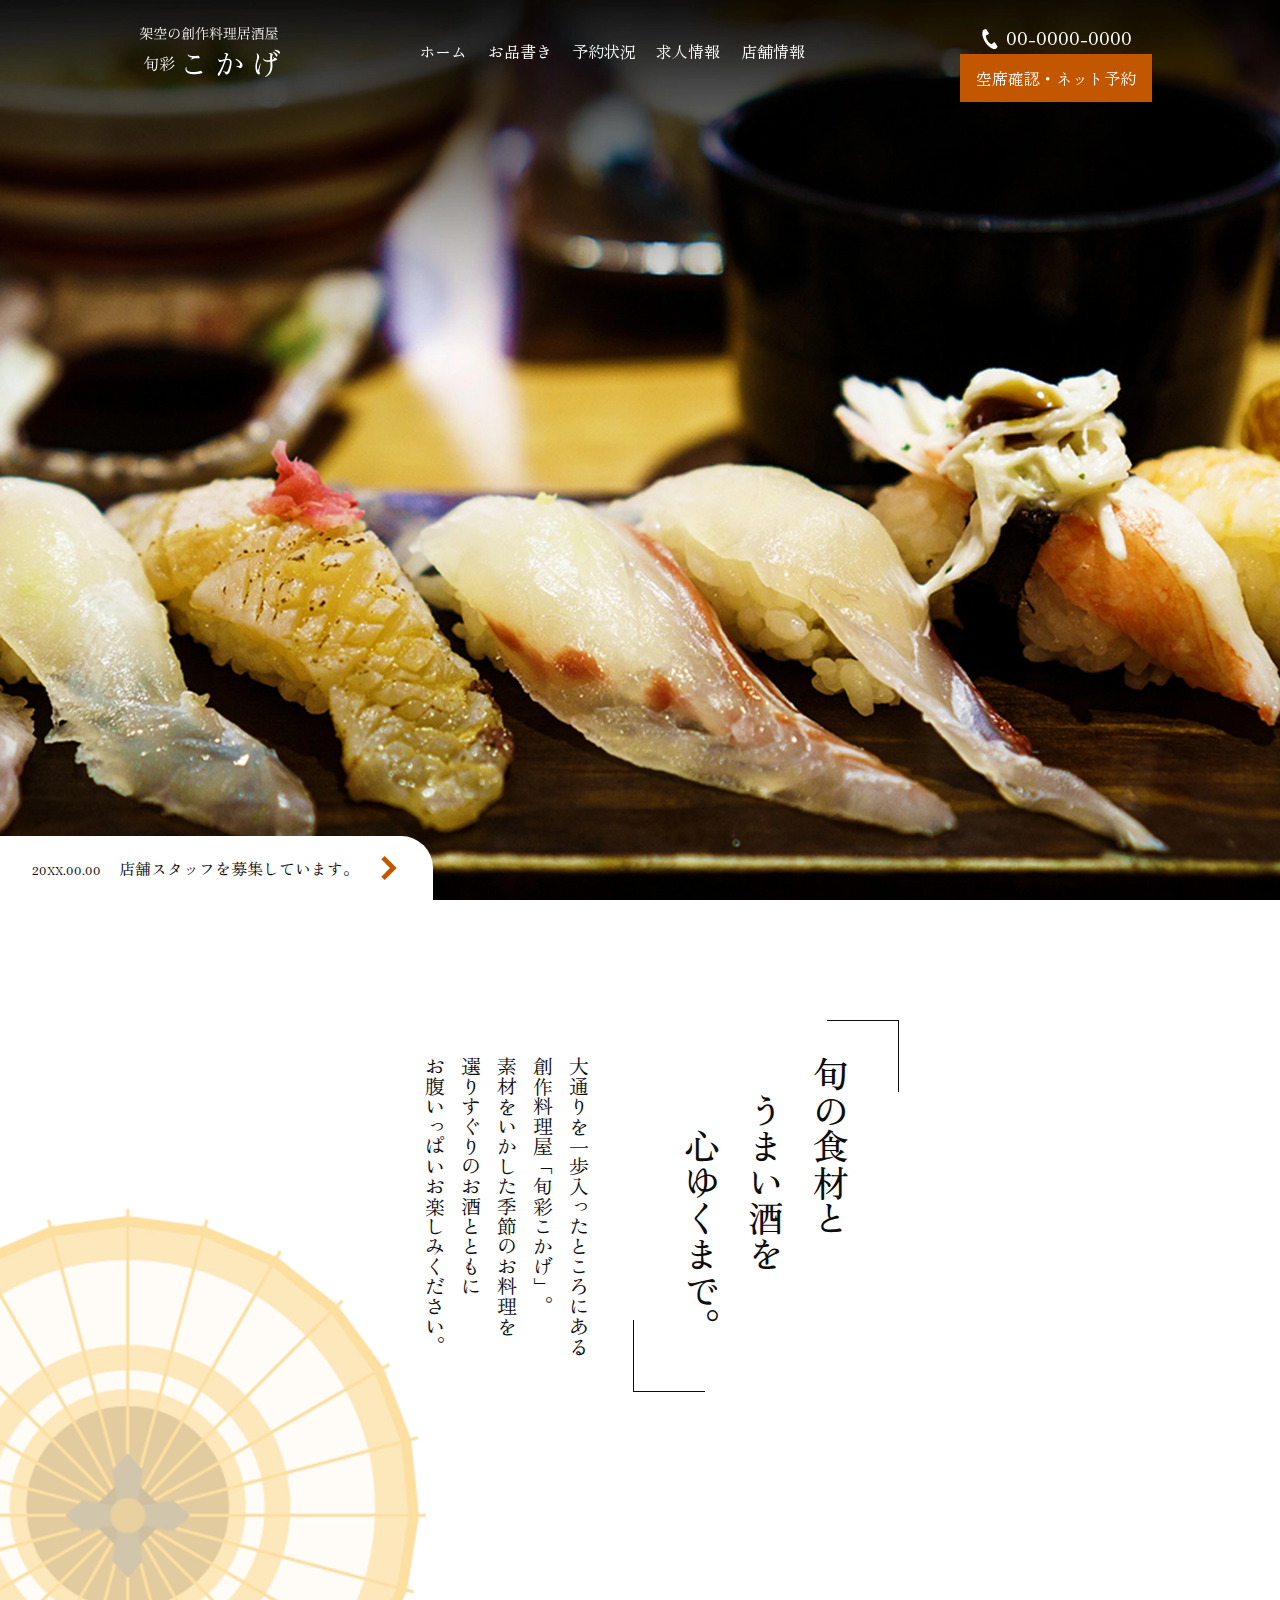
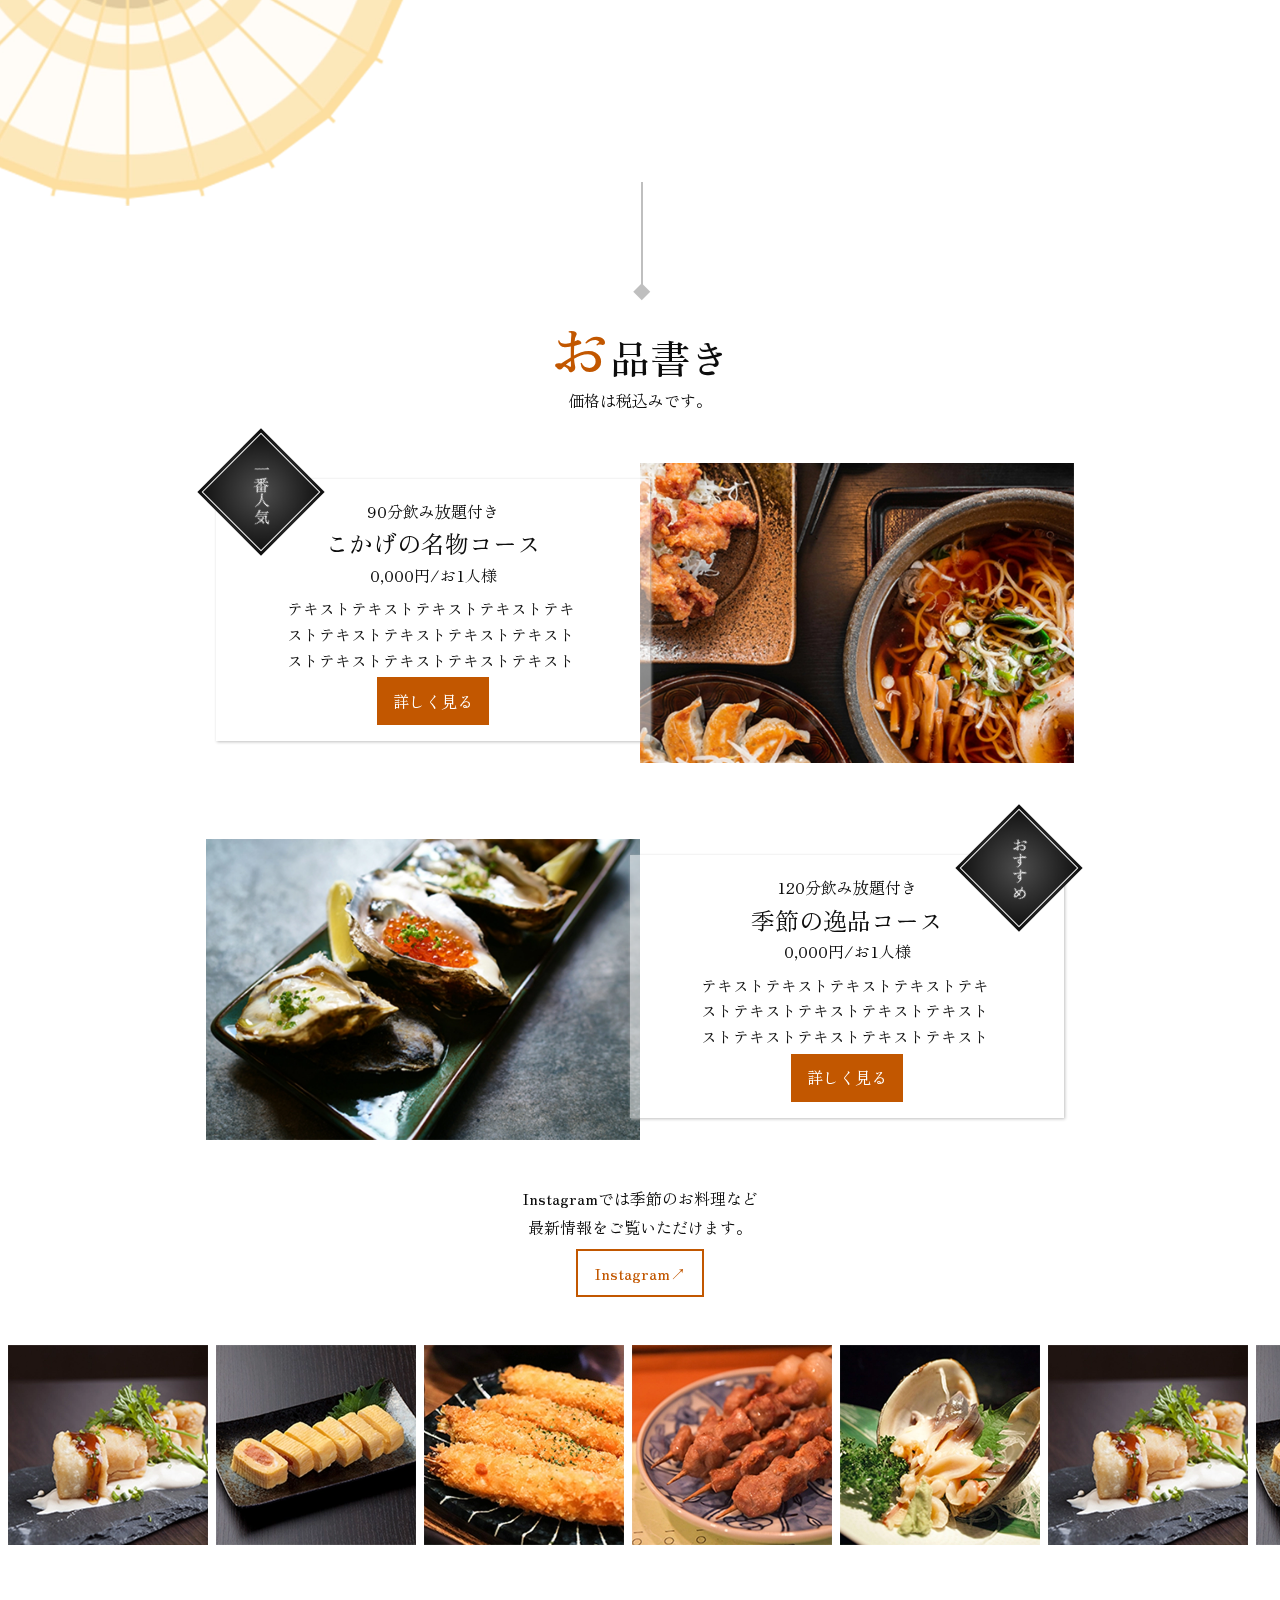
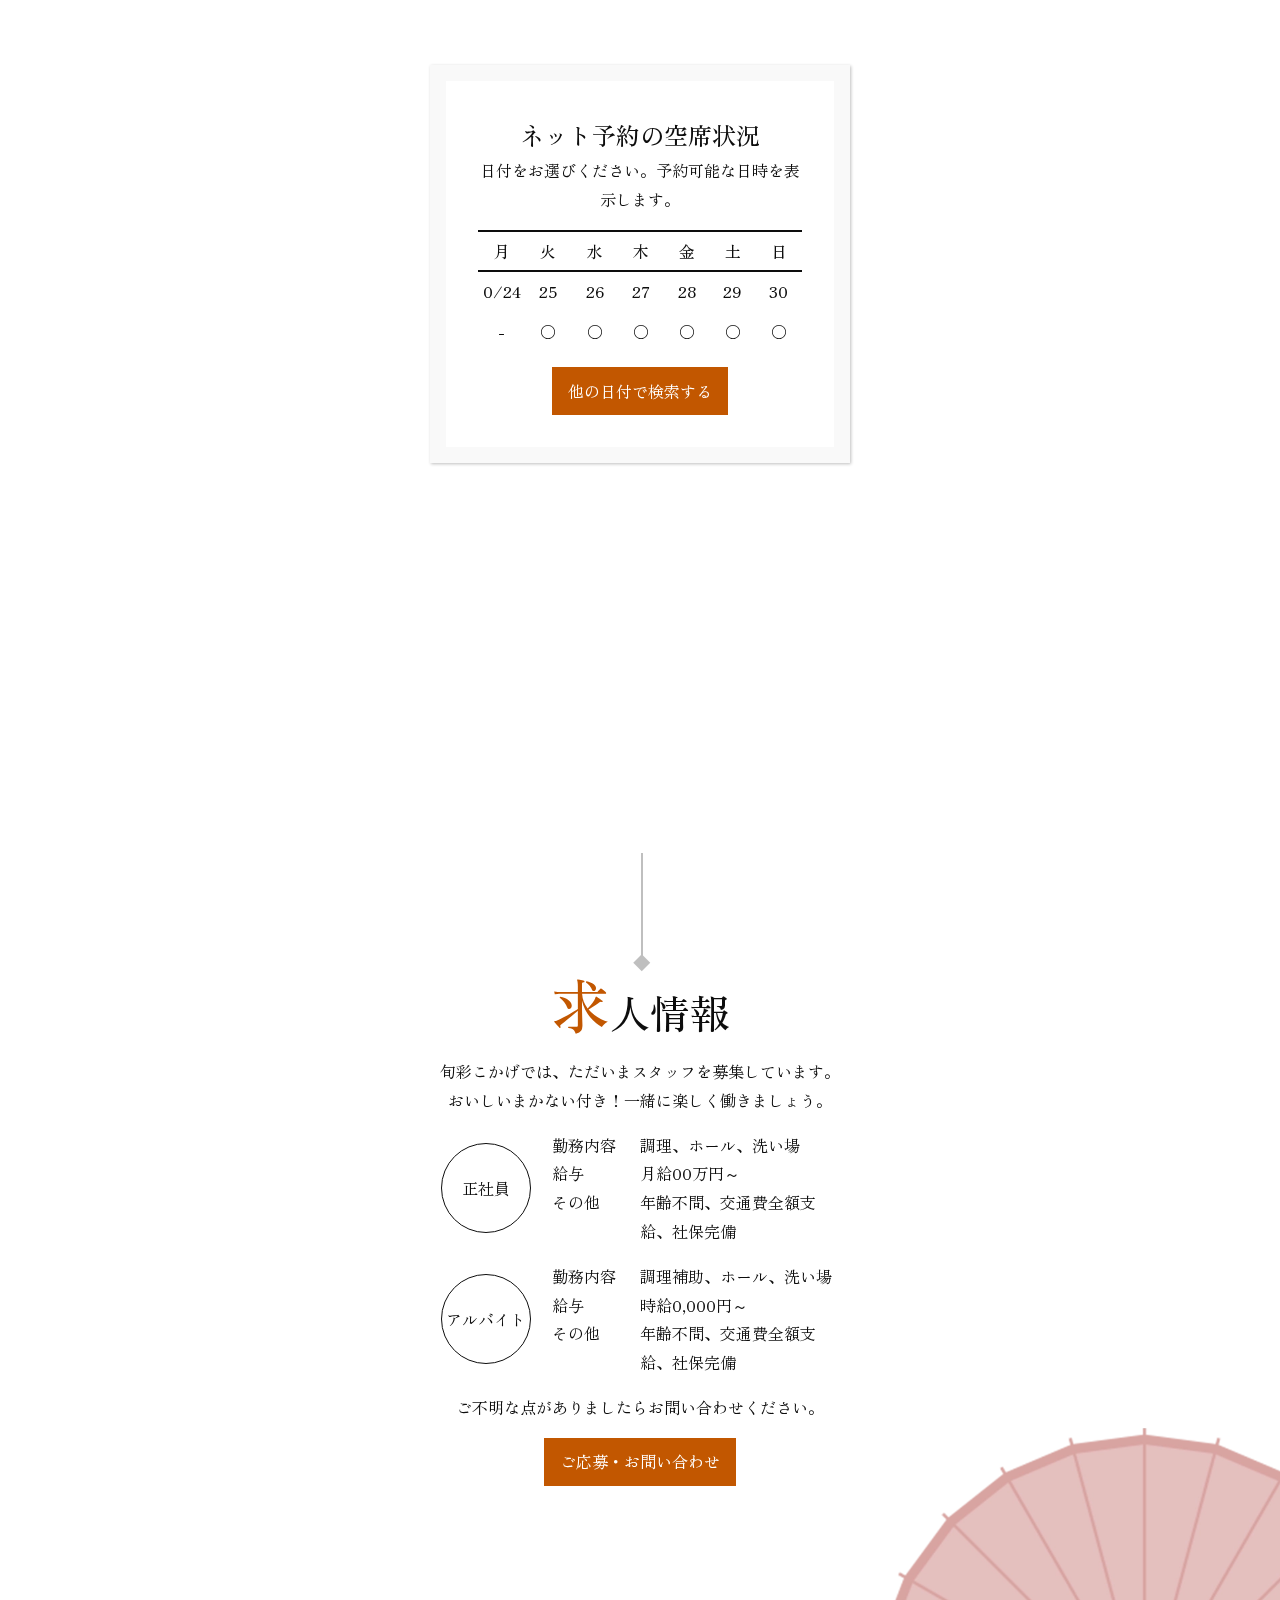
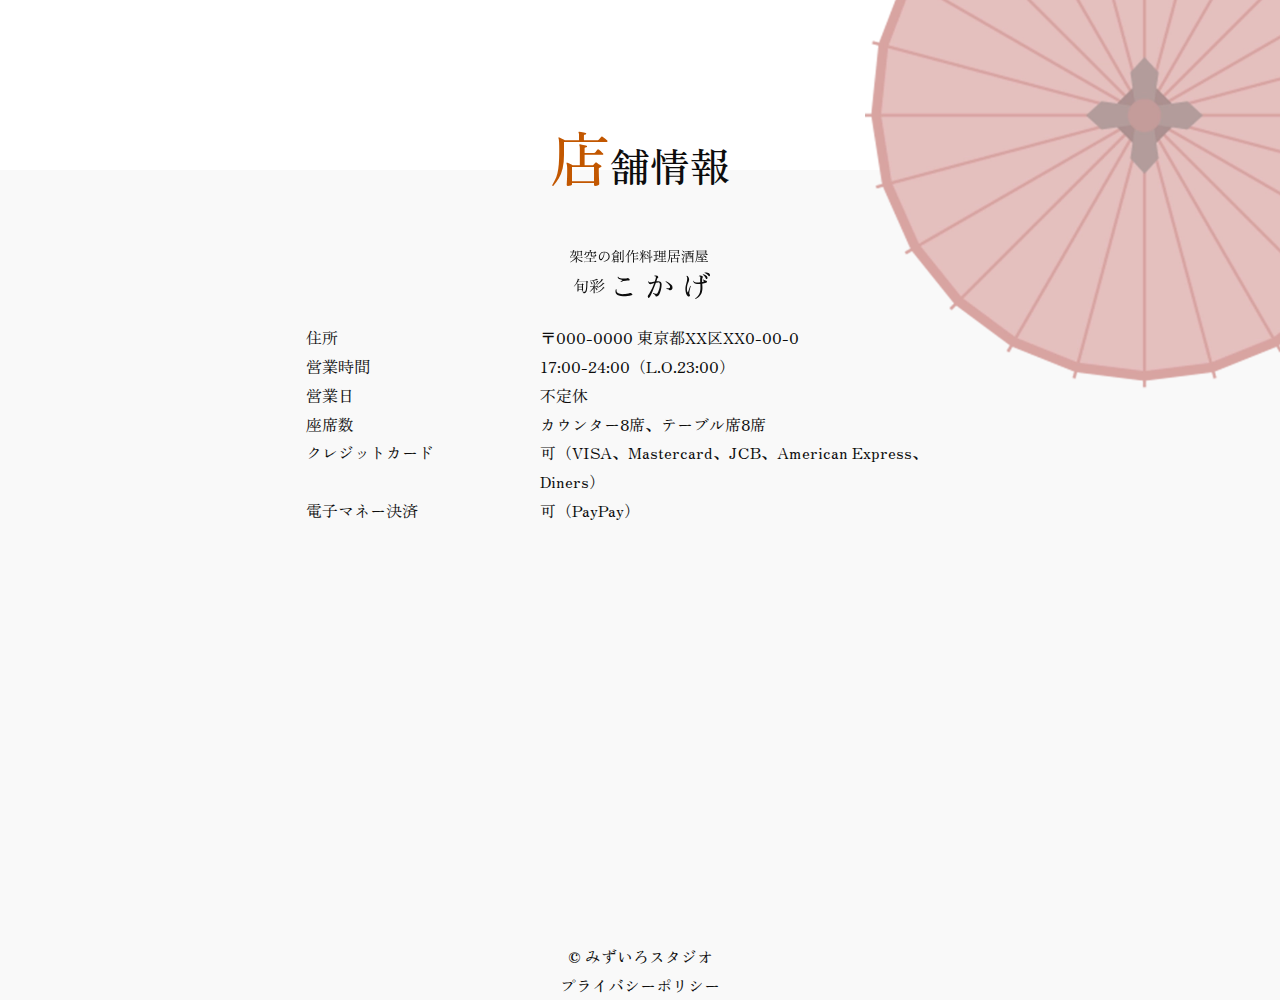
<file: index.html>
<!DOCTYPE html>
<html lang="ja">
  <head>
    <!-- Google Tag Manager -->
    <script>
      (function (w, d, s, l, i) {
        w[l] = w[l] || [];
        w[l].push({ "gtm.start": new Date().getTime(), event: "gtm.js" });
        var f = d.getElementsByTagName(s)[0],
          j = d.createElement(s),
          dl = l != "dataLayer" ? "&l=" + l : "";
        j.async = true;
        j.src = "https://www.googletagmanager.com/gtm.js?id=" + i + dl;
        f.parentNode.insertBefore(j, f);
      })(window, document, "script", "dataLayer", "GTM-KXT6CPM2");
    </script>
    <!-- End Google Tag Manager -->

    <meta charset="UTF-8" />
    <meta name="viewport" content="width=device-width, initial-scale=1.0" />
    <meta
      name="description"
      content="架空の創作料理居酒屋、旬彩こかげのホームページです。メニューや予約状況、求人情報などをご確認いただけます。"
    />
    <title>架空の創作料理居酒屋 旬彩こかげ</title>
    <link rel="stylesheet" href="ress.css" />
    <link rel="stylesheet" href="style.css" />
    <link rel="preconnect" href="https://fonts.googleapis.com" />
    <link rel="preconnect" href="https://fonts.gstatic.com" crossorigin />
    <link
      href="https://fonts.googleapis.com/css2?family=Zen+Old+Mincho:wght@400;500&display=swap"
      rel="stylesheet"
    />
    <link rel="icon" href="images/kokage-favicon.ico" />
  </head>

  <body>
    <!-- Google Tag Manager (noscript) -->
    <noscript
      ><iframe
        src="https://www.googletagmanager.com/ns.html?id=GTM-KXT6CPM2"
        height="0"
        width="0"
        style="display: none; visibility: hidden"
      ></iframe
    ></noscript>
    <!-- End Google Tag Manager (noscript) -->

    <header>
      <div class="pc-header-inner">
        <h1 class="header-logo">
          <a href="index.html">
            <img
              src="images/kokage-logo-white.svg"
              class="logo"
              alt="旬彩こかげ ホームへ"
              width="140px"
            />
          </a>
        </h1>
        <nav class="header-nav">
          <ul class="header-nav-links">
            <li class="header-nav-item"><a href="index.html">ホーム</a></li>
            <li class="header-nav-item"><a href="#dish">お品書き</a></li>
            <li class="header-nav-item">
              <a href="#availability">予約状況</a>
            </li>
            <li class="header-nav-item"><a href="#recruit">求人情報</a></li>
            <li class="header-nav-item"><a href="#information">店舗情報</a></li>
          </ul>
        </nav>
        <div class="header-cta">
          <button
            type="button"
            class="sp-menu-btn"
            aria-label="メニューを開く"
            aria-expanded="false"
          >
            <span></span>
            <span></span>
            <span></span>
          </button>
          <div class="tel-icon-wrapper">
            <a href="tel:+0000000000">
              <div class="tel">
                <span>00-0000-0000</span>
              </div>
            </a>
          </div>
          <button type="button" onclick="location.href='#'" class="btn-color">
            <span>空席確認・ネット予約</span>
          </button>
        </div>
      </div>
    </header>

    <main>
      <div class="slide-fv">
        <div class="slide-image-fv"></div>
        <div class="slide-image-fv"></div>
        <div class="slide-image-fv"></div>
        <div class="top-news">
          <a href="#recruit">
            <p>
              <time datetime="20XX.00.00">20XX.00.00</time>
              店舗スタッフを募集しています。
            </p>
          </a>
        </div>
      </div>

      <section class="concept">
        <h2>
          <span class="h2">旬の食材と</span><span class="h2">うまい酒を</span
          ><span class="h2">心ゆくまで。</span>
        </h2>
        <p>
          大通りを一歩入ったところにある<br />創作料理屋「旬彩こかげ」。<br />素材をいかした季節のお料理を<br />選りすぐりのお酒とともに<br />お腹いっぱいお楽しみください。
        </p>
      </section>

      <div class="bg">
        <div class="parallax bg01"></div>
      </div>

      <section class="dish">
        <h2 id="dish" class="orange-head">お品書き</h2>
        <p>価格は税込みです。</p>
        <figure class="menu-card">
          <img src="images/menu01.webp" alt="" />
          <figcaption>
            <div class="menu-card-label label01">
              <p>一番人気</p>
            </div>
            <div class="menu-description description01">
              <div class="menu-inner">
                <p>
                  <span>90分飲み放題付き</span>
                  <span>こかげの名物コース</span>
                  <span>0,000円/お1人様</span>
                </p>
                <p>
                  テキストテキストテキストテキストテキストテキストテキストテキストテキストストテキストテキストテキストテキスト
                </p>
                <button
                  type="button"
                  onclick="location.href='#'"
                  class="btn-color"
                >
                  詳しく見る
                </button>
              </div>
            </div>
          </figcaption>
        </figure>
        <figure class="menu-card">
          <img src="images/menu02.webp" alt="" />
          <figcaption>
            <div class="menu-card-label label02">
              <p>おすすめ</p>
            </div>
            <div class="menu-description description02">
              <div class="menu-inner">
                <p>
                  <span>120分飲み放題付き</span>
                  <span>季節の逸品コース</span>
                  <span>0,000円/お1人様</span>
                </p>
                <p>
                  テキストテキストテキストテキストテキストテキストテキストテキストテキストストテキストテキストテキストテキスト
                </p>
                <button
                  type="button"
                  onclick="location.href='#'"
                  class="btn-color"
                >
                  詳しく見る
                </button>
              </div>
            </div>
          </figcaption>
        </figure>

        <p>Instagramでは季節のお料理など<br />最新情報をご覧いただけます。</p>
        <button type="button" onclick="location.href='#'" class="btn-outline">
          Instagram↗
        </button>
      </section>

      <div class="slide-menu">
        <img src="images/menu-slide.webp" class="slide-image-menu"></img>
        <img src="images/menu-slide.webp" class="slide-image-menu"></img>
      </div>

      <section class="availability" id="availability">
        <h2>ネット予約の空席状況</h2>
        <p>日付をお選びください。予約可能な日時を表示します。</p>
        <table class="calender">
          <thead>
            <tr>
              <th>月</th>
              <th>火</th>
              <th>水</th>
              <th>木</th>
              <th>金</th>
              <th>土</th>
              <th>日</th>
            </tr>
          </thead>
          <tbody>
            <tr>
              <td>0/24</td>
              <td>25</td>
              <td>26</td>
              <td>27</td>
              <td>28</td>
              <td>29</td>
              <td>30</td>
            </tr>
            <tr>
              <td><a href="#">-</a></td>
              <td><a href="#">○</a></td>
              <td><a href="#">○</a></td>
              <td><a href="#">○</a></td>
              <td><a href="#">○</a></td>
              <td><a href="#">○</a></td>
              <td><a href="#">○</a></td>
            </tr>
          </tbody>
        </table>
        <button type="button" onclick="location.href='#'" class="btn-color">
          他の日付で検索する
        </button>
      </section>

      <div class="bg">
        <div class="parallax bg02"></div>
      </div>

      <section class="recruit">
        <h2 id="recruit" class="orange-head">求人情報</h2>
        <p>
          旬彩こかげでは、ただいまスタッフを募集しています。<br />おいしいまかない付き！一緒に楽しく働きましょう。
        </p>
        <div class="recruit-inner">
          <div class="circle">
            <span>正社員</span>
          </div>
          <dl>
            <dt>勤務内容</dt>
            <dd>調理、ホール、洗い場</dd>
            <dt>給与</dt>
            <dd>月給00万円～</dd>
            <dt>その他</dt>
            <dd>年齢不問、交通費全額支給、社保完備</dd>
          </dl>
          <div class="circle">
            <span>アルバイト</span>
          </div>
          <dl>
            <dt>勤務内容</dt>
            <dd>調理補助、ホール、洗い場</dd>
            <dt>給与</dt>
            <dd>時給0,000円～</dd>
            <dt>その他</dt>
            <dd>年齢不問、交通費全額支給、社保完備</dd>
          </dl>
        </div>
        <p>ご不明な点がありましたらお問い合わせください。</p>
        <button type="button" onclick="location.href='#'" class="btn-color">
          ご応募・お問い合わせ
        </button>
      </section>
    </main>

    <footer>
      <h2 id="information" class="orange-head">店舗情報</h2>
      <div class="footer-inner">
        <div class="footer-logo">
          <img src="images/kokage-logo-black.svg" alt="旬彩こかげのロゴ" width="140px" />
        </div>
        <dl>
          <dt>住所</dt>
          <dd>〒000-0000 東京都XX区XX0-00-0</dd>
          <dt>営業時間</dt>
          <dd>17:00-24:00（L.O.23:00）</dd>
          <dt>営業日</dt>
          <dd>不定休</dd>
          <dt>座席数</dt>
          <dd>カウンター8席、テーブル席8席</dd>
          <dt>クレジットカード</dt>
          <dd>可（VISA、Mastercard、JCB、American Express、Diners）</dd>
          <dt>電子マネー決済</dt>
          <dd>可（PayPay）</dd>
        </dl>
        <div class="map">
          <iframe
            src="https://www.google.com/maps/embed?pb=!1m18!1m12!1m3!1d293355.6058982216!2d139.3973617601353!3d35.673260139359755!2m3!1f0!2f0!3f0!3m2!1i1024!2i768!4f13.1!3m3!1m2!1s0x605d1b87f02e57e7%3A0x2e01618b22571b89!2z5p2x5Lqs6YO9!5e0!3m2!1sja!2sjp!4v1708930893817!5m2!1sja!2sjp"
            width="600"
            height="450"
            style="border: 0"
            allowfullscreen=""
            loading="lazy"
            referrerpolicy="no-referrer-when-downgrade"
            title="GoogleMap"
          ></iframe>
        </div>
        <a href="https://mizuirostudio.com/">&copy; みずいろスタジオ</a>
        <a href="#">プライバシーポリシー</a>
      </div>
    </footer>

    <script src="https://ajax.googleapis.com/ajax/libs/jquery/3.7.1/jquery.min.js"></script>
    <script>
      jQuery(function ($) {
        $(".sp-menu-btn").on("click", function () {
          $(".header-nav ul, .sp-menu-btn").toggleClass("open");
        });

        $(".header-nav-item a").on("click", function () {
          $(".header-nav ul, .sp-menu-btn").removeClass("open");
        });
      });

      jQuery(function ($) {
        $(window).on("scroll", function () {
          if ($(".slide-fv").height() < $(this).scrollTop()) {
            $("header, .header-nav ul li, .tel, .logo").addClass(
              "change-color"
            );
          } else {
            $("header, .header-nav ul li, .tel, .logo").removeClass(
              "change-color"
            );
          }
        });
      });
    </script>
  </body>
</html>
</file>
<file: ress.css>
/* resset.dev • v5.0.2 */

/* # =================================================================
   # Global selectors
   # ================================================================= */

html {
  box-sizing: border-box;
  -webkit-text-size-adjust: 100%; /* Prevent adjustments of font size after orientation changes in iOS */
  word-break: normal;
  -moz-tab-size: 4;
  tab-size: 4;
}

*,
::before,
::after {
  background-repeat: no-repeat; /* Set `background-repeat: no-repeat` to all elements and pseudo elements */
  box-sizing: inherit;
}

::before,
::after {
  text-decoration: inherit; /* Inherit text-decoration and vertical align to ::before and ::after pseudo elements */
  vertical-align: inherit;
}

* {
  padding: 0; /* Reset `padding` and `margin` of all elements */
  margin: 0;
}

/* # =================================================================
     # General elements
     # ================================================================= */

hr {
  overflow: visible; /* Show the overflow in Edge and IE */
  height: 0; /* Add the correct box sizing in Firefox */
  color: inherit; /* Correct border color in Firefox. */
}

details,
main {
  display: block; /* Render the `main` element consistently in IE. */
}

summary {
  display: list-item; /* Add the correct display in all browsers */
}

small {
  font-size: 80%; /* Set font-size to 80% in `small` elements */
}

[hidden] {
  display: none; /* Add the correct display in IE */
}

abbr[title] {
  border-bottom: none; /* Remove the bottom border in Chrome 57 */
  /* Add the correct text decoration in Chrome, Edge, IE, Opera, and Safari */
  text-decoration: underline;
  text-decoration: underline dotted;
}

a {
  background-color: transparent; /* Remove the gray background on active links in IE 10 */
}

a:active,
a:hover {
  outline-width: 0; /* Remove the outline when hovering in all browsers */
}

code,
kbd,
pre,
samp {
  font-family: monospace, monospace; /* Specify the font family of code elements */
}

pre {
  font-size: 1em; /* Correct the odd `em` font sizing in all browsers */
}

b,
strong {
  font-weight: bolder; /* Add the correct font weight in Chrome, Edge, and Safari */
}

/* https://gist.github.com/unruthless/413930 */
sub,
sup {
  font-size: 75%;
  line-height: 0;
  position: relative;
  vertical-align: baseline;
}

sub {
  bottom: -0.25em;
}

sup {
  top: -0.5em;
}

table {
  border-color: inherit; /* Correct border color in all Chrome, Edge, and Safari. */
  text-indent: 0; /* Remove text indentation in Chrome, Edge, and Safari */
}

iframe {
  border-style: none;
}

/* # =================================================================
     # Forms
     # ================================================================= */

input {
  border-radius: 0;
}

[type="number"]::-webkit-inner-spin-button,
[type="number"]::-webkit-outer-spin-button {
  height: auto; /* Correct the cursor style of increment and decrement buttons in Chrome */
}

[type="search"] {
  -webkit-appearance: textfield; /* Correct the odd appearance in Chrome and Safari */
  outline-offset: -2px; /* Correct the outline style in Safari */
}

[type="search"]::-webkit-search-decoration {
  -webkit-appearance: none; /* Remove the inner padding in Chrome and Safari on macOS */
}

textarea {
  overflow: auto; /* Internet Explorer 11+ */
  resize: vertical; /* Specify textarea resizability */
}

button,
input,
optgroup,
select,
textarea {
  font: inherit; /* Specify font inheritance of form elements */
}

optgroup {
  font-weight: bold; /* Restore the font weight unset by the previous rule */
}

button {
  overflow: visible; /* Address `overflow` set to `hidden` in IE 8/9/10/11 */
}

button,
select {
  text-transform: none; /* Firefox 40+, Internet Explorer 11- */
}

/* Apply cursor pointer to button elements */
button,
[type="button"],
[type="reset"],
[type="submit"],
[role="button"] {
  cursor: pointer;
}

/* Remove inner padding and border in Firefox 4+ */
button::-moz-focus-inner,
[type="button"]::-moz-focus-inner,
[type="reset"]::-moz-focus-inner,
[type="submit"]::-moz-focus-inner {
  border-style: none;
  padding: 0;
}

/* Replace focus style removed in the border reset above */
button:-moz-focusring,
[type="button"]::-moz-focus-inner,
[type="reset"]::-moz-focus-inner,
[type="submit"]::-moz-focus-inner {
  outline: 1px dotted ButtonText;
}

button,
  html [type='button'], /* Prevent a WebKit bug where (2) destroys native `audio` and `video`controls in Android 4 */
  [type='reset'],
  [type='submit'] {
  -webkit-appearance: button; /* Correct the inability to style clickable types in iOS */
}

/* Remove the default button styling in all browsers */
button,
input,
select,
textarea {
  background-color: transparent;
  border-style: none;
}

a:focus,
button:focus,
input:focus,
select:focus,
textarea:focus {
  outline-width: 0;
}

/* Style select like a standard input */
select {
  -moz-appearance: none; /* Firefox 36+ */
  -webkit-appearance: none; /* Chrome 41+ */
}

select::-ms-expand {
  display: none; /* Internet Explorer 11+ */
}

select::-ms-value {
  color: currentColor; /* Internet Explorer 11+ */
}

legend {
  border: 0; /* Correct `color` not being inherited in IE 8/9/10/11 */
  color: inherit; /* Correct the color inheritance from `fieldset` elements in IE */
  display: table; /* Correct the text wrapping in Edge and IE */
  max-width: 100%; /* Correct the text wrapping in Edge and IE */
  white-space: normal; /* Correct the text wrapping in Edge and IE */
  max-width: 100%; /* Correct the text wrapping in Edge 18- and IE */
}

::-webkit-file-upload-button {
  /* Correct the inability to style clickable types in iOS and Safari */
  -webkit-appearance: button;
  color: inherit;
  font: inherit; /* Change font properties to `inherit` in Chrome and Safari */
}

/* Replace pointer cursor in disabled elements */
[disabled] {
  cursor: default;
}

/* # =================================================================
     # Specify media element style
     # ================================================================= */

img {
  border-style: none; /* Remove border when inside `a` element in IE 8/9/10 */
}

/* Add the correct vertical alignment in Chrome, Firefox, and Opera */
progress {
  vertical-align: baseline;
}

/* # =================================================================
     # Accessibility
     # ================================================================= */

/* Specify the progress cursor of updating elements */
[aria-busy="true"] {
  cursor: progress;
}

/* Specify the pointer cursor of trigger elements */
[aria-controls] {
  cursor: pointer;
}

/* Specify the unstyled cursor of disabled, not-editable, or otherwise inoperable elements */
[aria-disabled="true"] {
  cursor: default;
}
</file>
<file: style.css>
@charset "UTF-8";

/* 
Theme Name: こかげのテーマ
*/

/* 共通 */
html {
  font-size: 62.5%;
  scroll-behavior: smooth;
  width: 100%;
  position: relative;
  overflow-x: clip;
}

:root {
  --main-text: #0d0d0d;
  --main-color: #c25700;
  --sub-color: #335719;
  --bg-color: #ffffff;
  --gray: #bfbfbf;
}

body {
  font-size: 1.6rem;
  color: var(--main-text);
  line-height: 1.8;
  font-family: "Zen Old Mincho", serif;
  font-weight: 400;
  width: 100%;
  overflow-x: clip;
}

h2 {
  font-weight: 500;
}

a {
  text-decoration: none;
  color: inherit;

  @media (hover: hover) {
    &:hover {
      color: var(--main-color);
      transition: 0.3s;
    }
  }
  @media (hover: none) {
    &:active {
      color: var(--main-color);
      transition: 0.3s;
    }
  }
}

li {
  list-style: none;
}

.btn-color {
  background-color: var(--main-color);
  color: var(--bg-color);
  height: 48px;
  padding: 0 1.6rem;

  @media (hover: hover) {
    &:hover {
      transition: 0.5s;
      background-color: var(--sub-color);
    }
  }
  @media (hover: none) {
    &:active {
      transition: 0.5s;
      background-color: var(--sub-color);
    }
  }
}

.btn-outline {
  background-color: var(--bg-color);
  color: var(--main-color);
  border: solid 2px var(--main-color);
  height: 48px;
  padding: 0 1.6rem;

  @media (hover: hover) {
    &:hover {
      color: #ffffff;
      transition: 0.5s;
      background-color: var(--sub-color);
      border: none;
    }
  }
  @media (hover: none) {
    &:active {
      color: #ffffff;
      transition: 0.5s;
      background-color: var(--sub-color);
      border: none;
    }
  }
}

.orange-head {
  padding-top: 96px;
  font-size: 4rem;

  &::first-letter {
    font-size: 6rem;
    color: var(--main-color);
  }
}

/* ヘッダー */
header {
  color: var(--bg-color);
  width: 100%;
  height: fit-content;
  z-index: 10;
  pointer-events: none;
}

.logo {
  margin-top: 12px;
  margin-left: 12px;
  pointer-events: auto;
}

.logo.change-color {
  opacity: 0;
}

.header-nav ul {
  display: flex;
}

.header-cta {
  text-align: center;
  pointer-events: auto;
}

@media screen and (min-width: 768px) {
  header {
    line-height: 1.5;
    position: fixed;
  }

  header.change-color {
    color: var(--main-text);
    background-color: var(--bg-color);
    box-shadow: 1px 1px 3px 0 var(--gray);
    z-index: 3;
  }

  .pc-header-inner {
    max-width: 1040px;
    padding: 0 8px 8px 8px;
    display: flex;
    align-items: center;
    justify-content: space-between;
    margin: 0 auto;
    pointer-events: none;
  }

  .sp-menu-wrapper {
    display: flex;
    align-items: center;
    justify-content: space-between;
  }

  .header-cta {
    margin-left: 16px;
  }
}

@media screen and (max-width: 767px) {
  .logo {
    position: absolute;
    z-index: 1;
    top: 0;
    left: 0;
  }

  .pc-header-inner {
    width: 100%;
  }

  .header-cta {
    position: fixed;
    top: 0;
    right: 0;
    display: flex;
    flex-direction: column;
    z-index: 10;
  }

  .header-nav {
    text-align: center;
  }

  .header-nav ul {
    width: 100%;
    z-index: 20;
    position: fixed;
    flex-direction: column;
    top: -100%;
    background-color: rgba(13, 13, 13, 0.5);
    transition: all 0.3s;
    pointer-events: none;
    padding-top: 60px;
    padding-bottom: 60px;
  }
  .header-nav ul.open {
    top: 0;
  }
}

.header-nav ul li a {
  font-size: 1.6rem;
  display: block;
  pointer-events: auto;

  @media (hover: hover) {
    &:hover {
      color: var(--main-color);
      transition: 0.3s;
    }
  }
  @media (hover: none) {
    &:active {
      color: var(--main-color);
      transition: 0.3s;
    }
  }

  @media screen and (min-width: 768px) {
    padding: 0.8vw;
  }

  @media screen and (max-width: 767px) {
    padding: 16px;
  }
}

@media screen and (max-width: 767px) {
  .sp-menu-btn {
    position: relative;
    width: 48px;
    height: 48px;
    background-color: var(--main-text);

    @media (hover: hover) {
      &:hover {
        opacity: 0.5;
        transition: 0.3s;
      }
    }
    @media (hover: none) {
      &:active {
        opacity: 0.5;
        transition: 0.3s;
      }
    }
  }

  .sp-menu-btn span {
    display: inline-block;
    position: absolute;
    content: "";
    display: block;
    height: 2px;
    width: 24px;
    left: 12px;
    background-color: #ffffff;
    transform: rotate(0);
    transition: all 0.3s;
  }

  .sp-menu-btn span:nth-of-type(1) {
    top: 14px;
  }
  .sp-menu-btn span:nth-of-type(2) {
    top: 23px;
  }
  .sp-menu-btn span:nth-of-type(3) {
    top: 32px;
  }

  .sp-menu-btn.open span:nth-of-type(1) {
    transform: translateY(9px) rotate(-45deg);
  }
  .sp-menu-btn.open span:nth-of-type(2) {
    opacity: 0;
  }
  .sp-menu-btn.open span:nth-of-type(3) {
    transform: translateY(-9px) rotate(45deg);
  }
}

.tel span {
  font-size: 1.8rem;
  vertical-align: 4px;

  @media screen and (max-width: 767px) {
    display: none;
  }
}

.tel::before {
  content: "";
  background-image: url(images/icon-tel-white.svg);
  display: inline-block;
  height: 20px;
  width: 20px;
  margin-right: 0.2rem;
}

@media screen and (max-width: 767px) {
  .tel-icon-wrapper {
    height: 48px;
    width: 48px;
    background-color: var(--gray);
  }
  .tel::before {
    content: "";
    background-image: url(images/icon-tel-white.svg);
    display: inline-block;
    height: 24px;
    width: 24px;
    margin-top: 12px;
  }
}
@media (hover: hover) {
  .tel:hover::before {
    background-image: url(images/icon-tel-color.svg);
    transition: 0.3s;
    content: "";
  }
}
@media (hover: none) {
  .tel:active::before {
    background-image: url(images/icon-tel-color.svg);
    transition: 0.3s;
    content: "";
  }
}

@media screen and (min-width: 768px) {
  .tel.change-color::before {
    background-image: url(images/icon-tel-black.svg);
    transition: 0.3s;
    content: "";
  }
}
@media (hover: hover) {
  .tel.change-color:hover::before {
    background-image: url(images/icon-tel-color.svg);
    transition: 0.3s;
    content: "";
  }
}
@media (hover: none) {
  .tel.change-color:active::before {
    background-image: url(images/icon-tel-color.svg);
    transition: 0.3s;
    content: "";
  }
}

@media screen and (max-width: 767px) {
  .header-cta .btn-color {
    width: 48px;
    height: auto;
    padding: 1.6rem 0;

    span {
      writing-mode: vertical-rl;
      display: inline-block;
      height: auto;
    }
  }
}

/* メイン */
/* ファーストビュー */
.slide-fv {
  position: relative;
  width: 100%;
  height: 100vh;
  overflow: hidden;
  background-color: var(--main-text);

  @media screen and (max-width: 767px) {
    margin-top: -50px;
    height: calc(100vh + 50px);
  }
}

.slide-image-fv {
  position: absolute;
  top: 0;
  left: 0;
  width: inherit;
  height: inherit;
  background-size: cover;
  background-position: center center;
  animation: slideshow 9s ease infinite;

  &:nth-child(1) {
    animation-delay: 0s;
  }
  &:nth-child(2) {
    animation-delay: 3s;
  }
  &:nth-child(3) {
    animation-delay: 6s;
  }

  @media screen and (min-width: 768px) {
    &:nth-child(1) {
      background-image: url(images/mv01.webp);
    }
    &:nth-child(2) {
      background-image: url(images/mv02.webp);
    }
    &:nth-child(3) {
      background-image: url(images/mv03.webp);
    }
  }

  @media screen and (max-width: 767px) {
    &:nth-child(1) {
      background-image: url(images/sp-mv01.webp);
    }
    &:nth-child(2) {
      background-image: url(images/sp-mv02.webp);
    }
    &:nth-child(3) {
      background-image: url(images/sp-mv03.webp);
    }
  }
}

@keyframes slideshow {
  0% {
    opacity: 0;
  }
  10% {
    opacity: 1;
  }
  30% {
    opacity: 1;
  }
  40% {
    opacity: 0;
  }
  100% {
    opacity: 0;
  }
}

.top-news {
  background-color: var(--bg-color);
  height: 64px;
  border-radius: 0 32px 0 0;
  padding: 0 3.2rem;
  position: absolute;
  bottom: 0;
  display: flex;
  align-items: center;
  pointer-events: auto;

  a time {
    font-size: 1.2rem;
    margin-right: 1.4rem;
  }

  p::after {
    content: "";
    background-image: url(images/icon-right-color.svg);
    display: inline-block;
    vertical-align: -5px;
    height: 2.4rem;
    width: 2.4rem;
    margin-left: 1.4rem;
  }
}

/* こかげについて */
.concept {
  margin-top: 120px;
  width: 100%;
  display: flex;
  flex-direction: row-reverse;
  justify-content: center;
  position: relative;

  h2 {
    writing-mode: vertical-rl;
    position: relative;
    width: fit-content;

    &::before {
      border-top: solid 1px;
      border-right: solid 1px;
      top: 0;
      right: 0;
    }

    &::after {
      border-bottom: solid 1px;
      border-left: solid 1px;
      bottom: 0;
      left: 0;
    }
  }

  p {
    writing-mode: vertical-rl;
  }

  &::after {
    content: "";
    position: absolute;
    display: block;
    z-index: -1;
    height: 70vh;
    width: 70vh;
    background-image: url(images/bangasa01.webp);
    background-size: 70vh;
    top: 20vh;
    left: -20vh;
    animation: rotation 8s linear infinite;
  }

  @media screen and (min-width: 768px) {
    h2 {
      font-size: 3.6rem;
      padding: 3.6rem;

      &::before,
      &::after {
        position: absolute;
        content: "";
        width: 7.2rem;
        height: 7.2rem;
      }

      span.h2 {
        display: block;
        &:nth-child(2) {
          text-indent: 3.6rem;
        }
        &:nth-child(3) {
          text-indent: 7.2rem;
        }
      }
    }

    p {
      font-size: 2rem;
      padding: 3.6rem;
    }
  }

  @media screen and (max-width: 767px) {
    flex-direction: column;
    align-items: center;

    h2 {
      font-size: 2.4rem;
      padding: 2.4rem;

      &::before,
      &::after {
        position: absolute;
        content: "";
        width: 4.8rem;
        height: 4.8rem;
      }

      span.h2 {
        display: block;
        &:nth-child(2) {
          text-indent: 2.4rem;
        }
        &:nth-child(3) {
          text-indent: 4.8rem;
        }
      }
    }

    p {
      padding: 2.4rem;
    }
  }
}

@keyframes rotation {
  0% {
    transform: rotate(0);
  }
  100% {
    transform: rotate(360deg);
  }
}

/* セクション区切り */
.bg {
  margin-top: 120px;
  clip-path: inset(0);
  inset: 0;
  width: 100%;
  height: 30vh;
}

.parallax {
  inset: 0;
  position: fixed;
  top: 0;
  left: 0;
  z-index: -1000;
  width: 100%;
  height: 100%;
  background-size: cover;
  background-position: center center;
}

.bg01 {
  background-image: url(images/bg03.webp);
}

.bg02 {
  background-image: url(images/bg04.webp);
}

/* お品書き */
.dish {
  text-align: center;
  position: relative;
  padding: 1.6rem;
  max-width: 900px;
  margin: 0 auto;

  h2::before {
    content: "";
    position: absolute;
    left: 50%;
    top: 0;
    background-color: var(--gray);
    width: 2px;
    height: 108px;
    transform: translateX(50%);
  }

  h2::after {
    content: "";
    position: absolute;
    left: 50%;
    top: 108px;
    background-color: var(--gray);
    width: 12px;
    height: 12px;
    transform: rotate(45deg) translateX(-50%);
  }

  > p {
    margin-top: -1.6rem;
  }

  > button {
    margin-top: 0.8rem;
  }
}

.menu-card {
  display: flex;
  margin-top: 3.2rem;
  margin-bottom: 6rem;
  position: relative;

  @media screen and (max-width: 767px) {
    flex-direction: column;
  }

  &:first-of-type {
    flex-direction: row-reverse;

    @media screen and (max-width: 767px) {
      flex-direction: column;
    }
  }

  img {
    height: 50%;
    width: 50%;
    object-fit: cover;
    position: relative;
    margin-top: 1.6rem;
    z-index: -3;

    @media screen and (max-width: 767px) {
      width: 100%;
      height: 100%;
      margin-top: 0;
    }
  }
}

.menu-card-label {
  writing-mode: vertical-rl;
  color: var(--bg-color);
  background: radial-gradient(circle, #4d4d4d, #0d0d0d);
  width: 90px;
  height: 90px;
  transform: rotate(45deg);
  display: grid;
  place-items: center;
  position: absolute;
  top: 0;
  z-index: 1;

  p {
    transform: rotate(-45deg);
    position: absolute;
  }

  &::before {
    content: "";
    width: 84px;
    height: 84px;
    border: solid 1px var(--bg-color);
  }
}

.label01 {
  left: 10px;
}

.label02 {
  right: 10px;
}

.menu-description {
  width: 50%;
  background-color: rgba(255, 255, 255, 0.5);
  box-shadow: 1px 1px 3px 0 var(--gray);
  position: absolute;
  margin-top: 3.2rem;
  padding: 1.6rem;

  @media screen and (max-width: 767px) {
    width: 100%;
    position: relative;
    margin-top: -10px;
  }
}

.menu-inner {
  max-width: 300px;
  margin: 0 auto;

  p {
    text-align: left;
    line-height: 1.6;
    padding: 0.4rem;

    span {
      display: block;
      text-align: center;

      &:nth-child(2) {
        font-size: 2.4rem;
      }
    }
  }
}
.description01 {
  top: 0;
  left: 0;
  margin-left: 10px;

  @media screen and (max-width: 767px) {
    margin-left: 0;
  }
}
.description02 {
  top: 0;
  right: 0;
  margin-right: 10px;

  @media screen and (max-width: 767px) {
    left: 0;
    margin-left: 0;
  }
}

.slide-menu {
  width: 100%;
  height: 200px;
  overflow: hidden;
  display: flex;
  margin-top: 3.2rem;
}

.slide-image-menu {
  width: auto;
  height: 100%;

  &:first-of-type {
    animation: slide1 50s -25s linear infinite;
  }
  &:last-of-type {
    animation: slide2 50s linear infinite;
  }
}

@keyframes slide1 {
  0% {
    transform: translateX(100%);
  }
  to {
    transform: translateX(-100%);
  }
}

@keyframes slide2 {
  0% {
    transform: translateX(0);
  }
  to {
    transform: translateX(-200%);
  }
}

/* 予約状況 */
.availability {
  margin: 0 auto;
  margin-top: 120px;
  text-align: center;
  width: 420px;
  padding: 3.2rem;
  box-shadow: 1px 1px 3px 0 var(--gray);
  border: 1.6rem solid #f9f9f9;
  position: relative;

  @media screen and (max-width: 767px) {
    max-width: 420px;
    width: 100vw;
  }

  button {
    margin-top: 1.6rem;
  }
}

.calender {
  font-size: 1.6rem;
  border-collapse: collapse;
  margin-top: 1.6rem;

  @media screen and (max-width: 767px) {
    font-size: 1.4rem;
  }

  thead {
    border-top: solid 2px;
    border-bottom: solid 2px;
  }

  th,
  td {
    font-weight: 500;
    width: 4.8rem;
    height: 4rem;
  }
}

/* 求人情報 */
.recruit {
  text-align: center;
  position: relative;
  place-items: center;

  @media screen and (max-width: 767px) {
    padding: 16px;
  }

  h2::before {
    content: "";
    position: absolute;
    left: 50%;
    top: 0;
    background-color: var(--gray);
    width: 2px;
    height: 108px;
    transform: translateX(50%);
  }

  h2::after {
    content: "";
    position: absolute;
    left: 50%;
    top: 108px;
    background-color: var(--gray);
    width: 12px;
    height: 12px;
    transform: rotate(45deg) translateX(-50%);
  }

  button {
    margin-top: 1.6rem;
  }

  &::after {
    content: "";
    position: absolute;
    display: block;
    z-index: -1;
    height: 70vh;
    width: 70vh;
    background-image: url(images/bangasa02.webp);
    background-size: 70vh;
    bottom: -60vh;
    right: -20vh;
    animation: rotation 8s linear infinite;
  }
}

.recruit-inner {
  display: grid;
  grid-template-columns: 100px 1fr;
  grid-template-rows: 1fr 1fr;
  gap: 1.6rem;
  place-items: center;
  width: 440px;
  margin: 0 auto;
  padding: 1.6rem;

  @media screen and (max-width: 767px) {
    display: flex;
    flex-direction: column;
    width: 100%;
  }

  .circle {
    display: inline-grid;
    width: 90px;
    height: 90px;
    border-radius: 50%;
    border: solid 1px;
    text-align: center;
    align-items: center;
  }

  dl {
    display: flex;
    flex-wrap: wrap;
    width: 100%;
    text-align: left;
  }

  dt {
    width: 30%;
  }

  dd {
    width: 70%;
  }
}

/* フッター */
footer {
  margin-top: 120px;
  text-align: center;

  .footer-inner {
    background-color: #f9f9f9;
    position: absolute;
    z-index: -10;
    margin-top: -40px;
    padding-top: 80px;
    width: 100%;
  }

  dl {
    display: flex;
    flex-wrap: wrap;
    max-width: 700px;
    width: 80%;
    text-align: left;
    margin: 0 auto;
    padding: 1.6rem;
  }

  dt {
    width: 35%;
  }

  dd {
    width: 65%;
  }

  @media screen and (max-width: 767px) {
    dl {
      flex-direction: column;
    }
    dt {
      width: 100%;
      text-align: center;
      display: inline-block;
      position: relative;
      margin-top: 8px;
      background-color: #ffffff;
    }
    dd {
      width: 100%;
      text-align: center;
      padding-top: 16px;
      padding-bottom: 16px;
    }
  }

  .map {
    aspect-ratio: 16 / 9;
    max-width: 700px;
    margin: 0 auto;
  }

  iframe {
    filter: grayscale(90%);
    width: 100%;
    height: 100%;
  }

  a {
    display: block;
  }
}

/* 下層ページ */
.page-header {
  @media screen and (min-width: 768px) {
    position: sticky;
    background-color: var(--main-text);
  }
  @media screen and (max-width: 767px) {
    .logo {
      z-index: 2;
    }
  }
}

/* 404ページ */
.page-404 {
  display: flex;
  justify-content: center;
  align-items: center;
  flex-direction: column;
  height: 100vh;

  h1 {
    font-weight: 500;
    color: var(--main-color);
    line-height: 1.2;
    padding-bottom: 24px;
  }

  .text-404 {
    font-size: 6rem;
  }
}

/* 固定ページ */
.page-content {
  padding: 16px;

  @media screen and (max-width: 767px) {
    padding-top: 100px;
  }

  h1 {
    font-weight: 500;
    color: var(--main-color);
    font-size: 3.2rem;
  }

  h2 {
    font-size: 2.4rem;
  }
}
</file>
